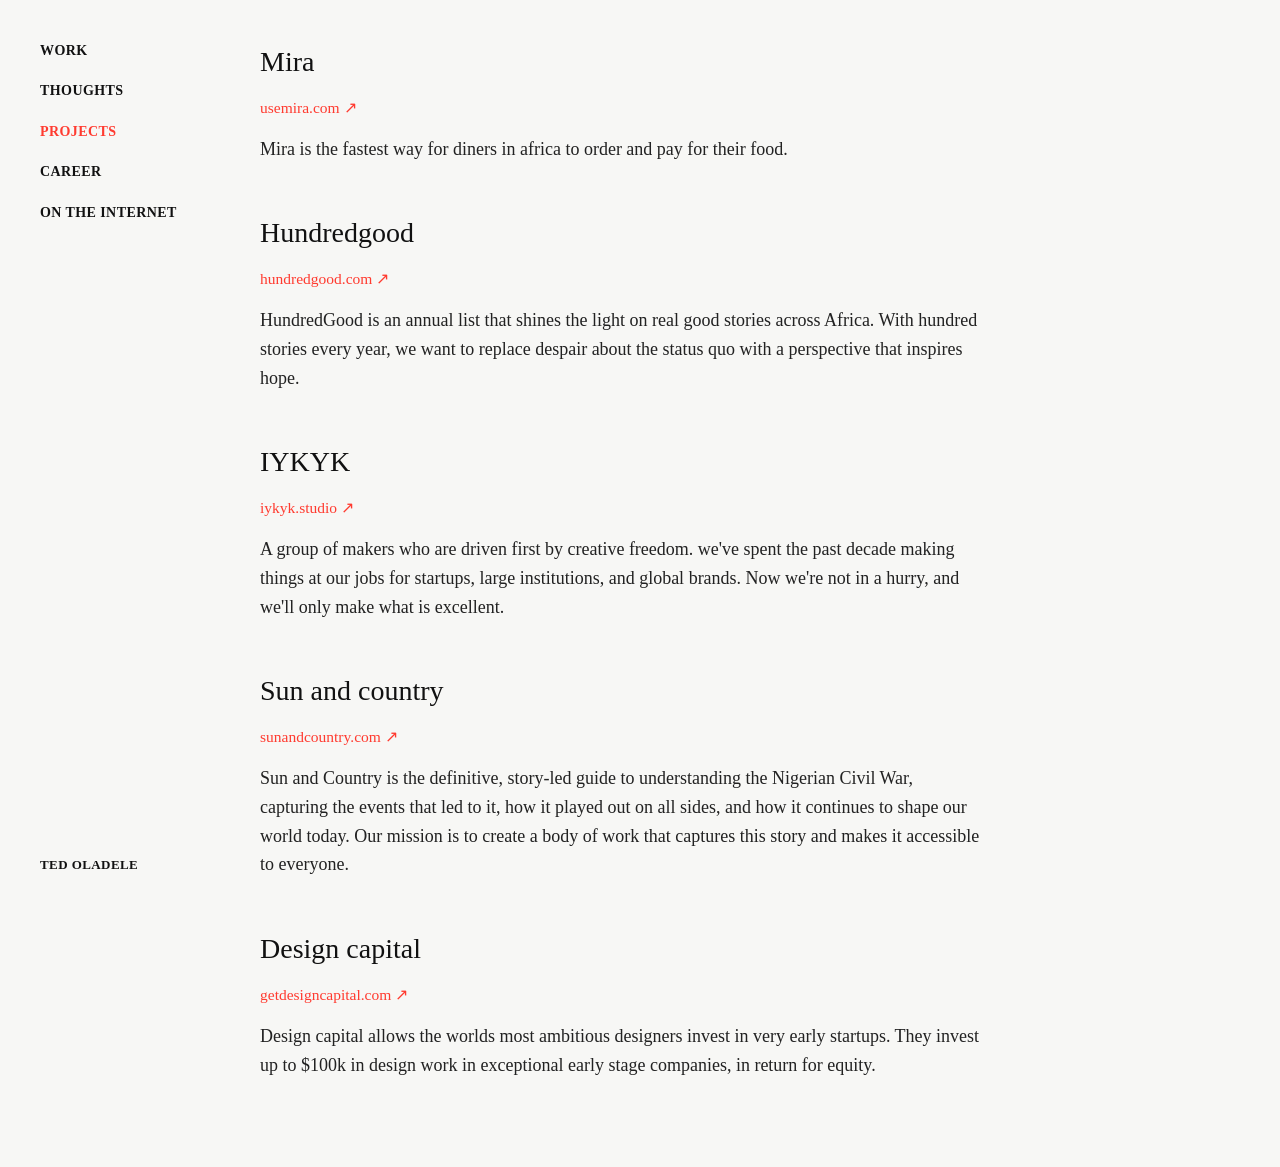
<file: projects.html>
<!DOCTYPE html>
<html lang="en">
<head>
  <meta charset="UTF-8" />
  <title>Ted Oladele — Replica</title>
  <meta name="viewport" content="width=device-width, initial-scale=1.0" />

  <!-- Google Font (closest match) -->
  <link href="https://fonts.googleapis.com/css2?family=Inter:wght@400;500;600&display=swap" rel="stylesheet">

  <style>
    :root {
      --red: #ff3b30;
      --text: #111;
      --muted: #777;
      --bg: #f7f7f5;
    }

    * {
      margin: 0;
      padding: 0;
      box-sizing: border-box;
    }

    body {
      font-family: 'Crimson Text', serif;
      background: var(--bg);
      color: var(--text);
      line-height: 1.6;
      font-weight: 500;
      font-size: 18px;
    }

    a {
      text-decoration: none;
      color: inherit;
    }

    /* Layout */
    .container {
      display: grid;
      grid-template-columns: 1fr;
      padding: 40px 40px 40px 260px;
      max-width: none;
      margin: 0;
    }

    /* Sidebar */
    .sidebar {
      font-size: 13px;
      font-weight: 400;
      letter-spacing: 0.03em;
      position: fixed;
      top: 40px;
      left: 40px;
      width: 180px;
      font-size: 14px;
    }

    .sidebar nav {
      display: flex;
      flex-direction: column;
      gap: 18px;
      text-transform: uppercase;
    }

    .sidebar a {
      color: var(--text);
      font-weight: 600;
      transition: color 0.2s ease;
    }

    .sidebar a.active,
    .sidebar a:hover {
      color: var(--red);
    }

    .sidebar-footer {
      position: fixed;
      bottom: 24px;
      left: 40px;
      font-size: 13px;
      font-weight: 600;
    }

    /* Content */
    .content {
      max-width: 800px;
      margin: 0;
    }

    .project {
      margin-bottom: 48px;
    }

    .project h2 {
      font-size: 28px;
      font-weight: 500;
      margin-bottom: 8px;
    }

    .project h2 a {
      display: inline-flex;
      align-items: center;
      gap: 6px;
      transition: color 0.2s ease;
    }

    /* Prevent red hover effect on project links */
    .project h2 a:hover,
    .project .link:hover {
      color: inherit;
    }

    .arrow {
      font-size: 14px;
      transform: translateY(-2px);
    }

    .project .link {
      font-size: 15.5px;
      color: var(--red);
      margin-bottom: 14px;
      display: inline-block;
    }

    .project p {
      font-size: 18px;
      color: #222;
      max-width: 720px;
    }

    /* Smaller section spacing like screenshot */
    .project.small {
      margin-bottom: 28px;
    }

    /* Responsive */
    @media (max-width: 900px) {
      .container {
        padding: 24px;
      }

      .sidebar-footer {
        position: static;
        margin-top: 60px;
      }
    }
  </style>
</head>
<body>

  <div class="container">

    <!-- Sidebar -->
    <aside class="sidebar">
      <nav>
        <a href="index.html">Work</a>
        <a href="thoughts.html">Thoughts</a>
        <a href="projects.html" class="active">Projects</a>
        <a href="career.html">Career</a>
        <a href="internet.html">On the Internet</a>
      </nav>

      <div class="sidebar-footer">
        TED OLADELE
      </div>
    </aside>

    <!-- Main Content -->
    <main class="content">

      <section class="project">
        <h2>Mira</h2>
        <a class="link" href="https://usemira.com" target="_blank" class="project-link">usemira.com ↗</a>
        <p>
          Mira is the fastest way for diners in africa to order and pay for their food.
        </p>
      </section>

      <section class="project">
        <h2>Hundredgood</h2>
        <a class="link" href="https://hundredgood.com" target="_blank" class="project-link">hundredgood.com ↗</a>
        <p>
          HundredGood is an annual list that shines the light on real good stories across Africa. With hundred stories every year, we want to replace despair about the status quo with a perspective that inspires hope.
        </p>
      </section>

      <section class="project">
        <h2>IYKYK</h2>
        <a class="link" href="https://iykyk.studios" target="_blank" class="project-link">iykyk.studio ↗</a>
        <p>
         A group of makers who are driven first by creative freedom. we've spent the past decade making things at our jobs for startups, large institutions, and global brands. Now we're not in a hurry, and we'll only make what is excellent.
        </p>
      </section>

      <section class="project">
        <h2>Sun and country</h2>
        <a class="link" href="https://sunandcountry.com" target="_blank" class="project-link">sunandcountry.com ↗</a>
        <p>
          Sun and Country is the definitive, story-led guide to understanding the Nigerian Civil War, capturing the events that led to it, how it played out on all sides, and how it continues to shape our world today. Our mission is to create a body of work that captures this story and makes it accessible to everyone.
        </p>
      </section>

      <section class="project">
        <h2>Design capital</h2>
        <a class="link" href="https://getdesigncapital.com" target="_blank" class="project-link">getdesigncapital.com ↗</a>
        <p>
            Design capital allows the worlds most ambitious designers invest in very early startups. They invest up to $100k in design work in exceptional early stage companies, in return for equity.  
        </p>
      </section>

    </main>

  </div>

</body>
</html>
</file>
